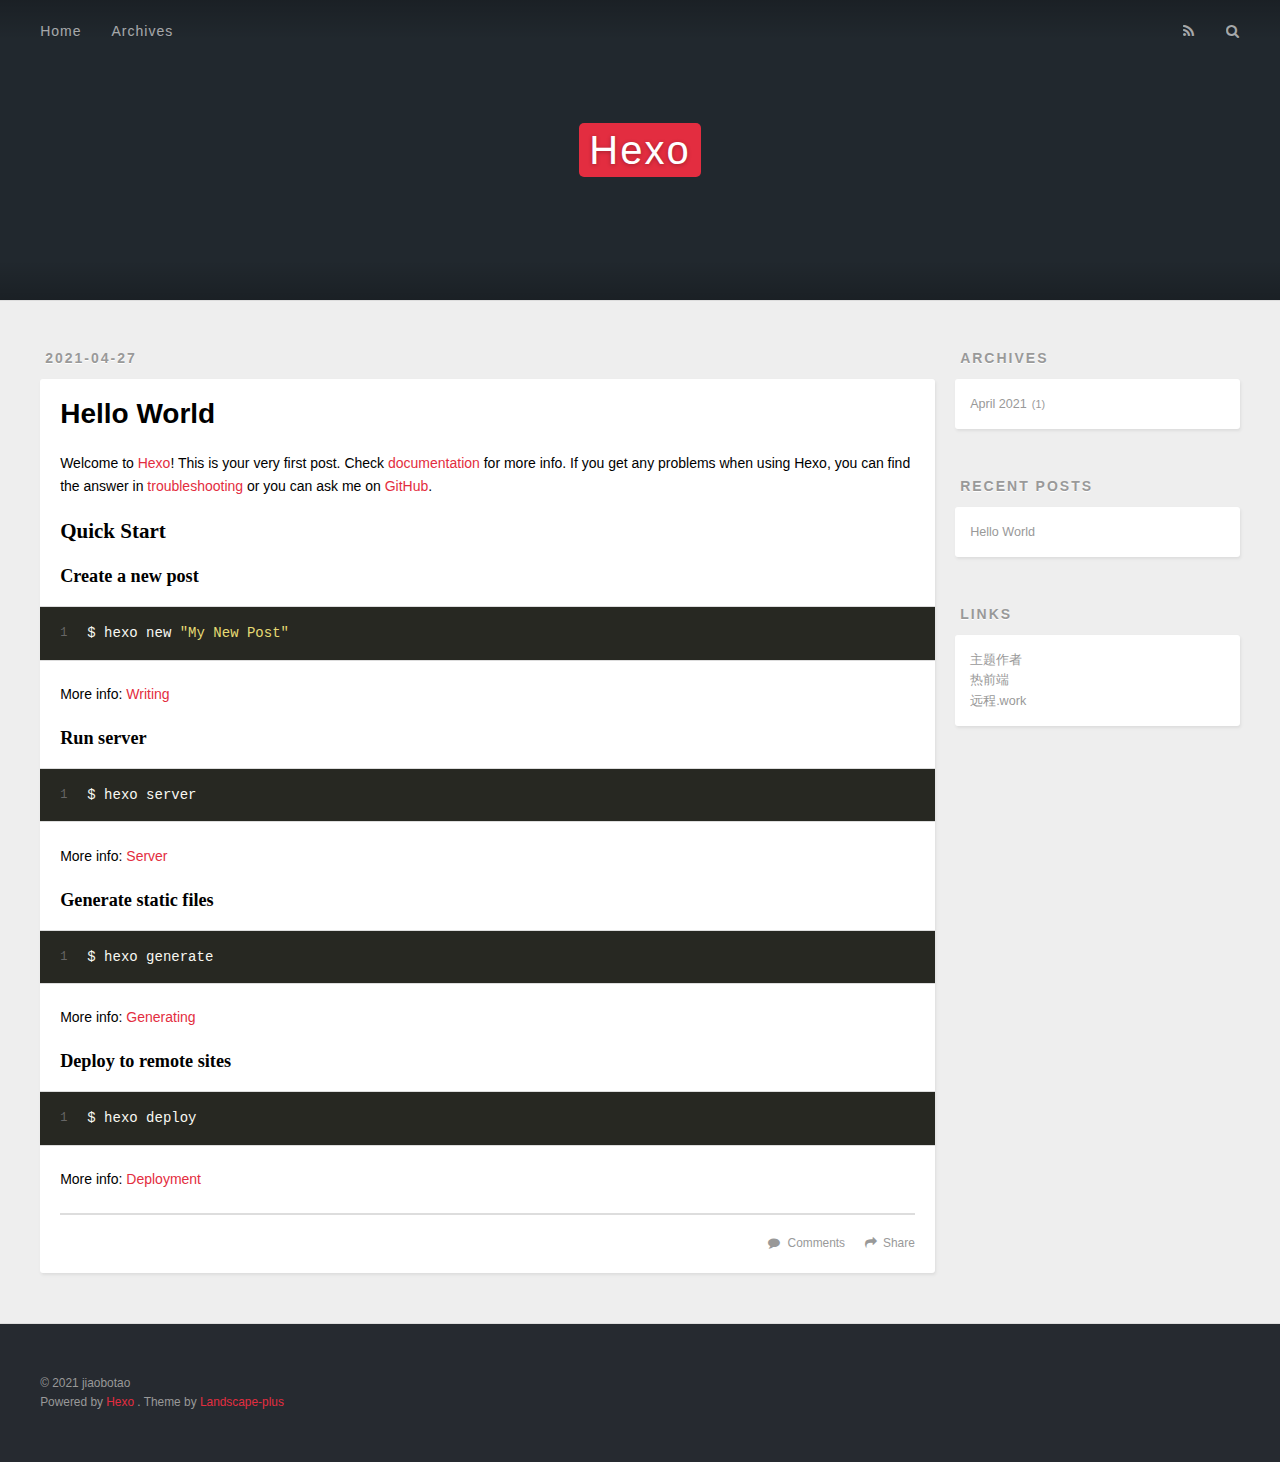
<file: index.html>
<!DOCTYPE html>
<html>
<head>
  <meta charset="utf-8">
  
  <title>Hexo</title>
  <meta name="viewport" content="width=device-width, initial-scale=1, maximum-scale=1">
  <meta name="description" content="焦波涛的博客栈">
<meta property="og:type" content="website">
<meta property="og:title" content="Hexo">
<meta property="og:url" content="http://example.com/index.html">
<meta property="og:site_name" content="Hexo">
<meta property="og:description" content="焦波涛的博客栈">
<meta property="og:locale">
<meta property="article:author" content="jiaobotao">
<meta property="article:tag" content="java web linux">
<meta name="twitter:card" content="summary">
  
    <link rel="alternative" href="/atom.xml" title="Hexo" type="application/atom+xml">
  
  
    <link rel="icon" href="/favicon.png">
  
  
<link rel="stylesheet" href="/css/style.css">

  <!--[if lt IE 9]><script src="//cdnjs.cloudflare.com/ajax/libs/html5shiv/3.7/html5shiv.min.js"></script><![endif]-->
  
<meta name="generator" content="Hexo 5.4.0"></head>
<body>
<div id="container">
  <div id="wrap">
    <header id="header">
  <div id="banner"></div>
  <div id="header-outer" class="outer">
    <div id="header-title" class="inner">
      <h1 id="logo-wrap">
        <a href="/" id="logo">Hexo</a>
      </h1>
      
    </div>
    <div id="header-inner" class="inner">
      <nav id="main-nav">
        <a id="main-nav-toggle" class="nav-icon"></a>
        
          <a class="main-nav-link" href="/">Home</a>
        
          <a class="main-nav-link" href="/archives">Archives</a>
        
      </nav>
      <nav id="sub-nav">
        
          <a id="nav-rss-link" class="nav-icon" href="/atom.xml" title="RSS Feed"></a>
        
        <a id="nav-search-btn" class="nav-icon" title="Search"></a>
      </nav>
      <div id="search-form-wrap">
        <form action="//www.baidu.com/baidu" method="get" accept-charset="utf-8" class="search-form">
          <input type="search" name="word" maxlength="20" class="search-form-input" placeholder="Search">
          <input type="submit" value="" class="search-form-submit">
          <input name=tn type=hidden value="bds">
          <input name=cl type=hidden value="3">
          <input name=ct type=hidden value="2097152">
          <input type="hidden" name="si" value="example.com">
        </form>
      </div>
    </div>
  </div>
</header>
    <div class="outer">
      <section id="main">
  
    <article id="post-hello-world" class="article article-type-post" itemscope itemprop="blogPost">
  <div class="article-meta">
    <a href="/2021/04/27/hello-world/" class="article-date">
  <time datetime="2021-04-27T02:29:06.855Z" itemprop="datePublished">2021-04-27</time>
</a>
    
  </div>
  <div class="article-inner">
    
    
      <header class="article-header">
        
  
    <h1 itemprop="name">
      <a class="article-title" href="/2021/04/27/hello-world/">Hello World</a>
    </h1>
  

      </header>
    
    <div class="article-entry" itemprop="articleBody">
      
        <p>Welcome to <a target="_blank" rel="noopener" href="https://hexo.io/">Hexo</a>! This is your very first post. Check <a target="_blank" rel="noopener" href="https://hexo.io/docs/">documentation</a> for more info. If you get any problems when using Hexo, you can find the answer in <a target="_blank" rel="noopener" href="https://hexo.io/docs/troubleshooting.html">troubleshooting</a> or you can ask me on <a target="_blank" rel="noopener" href="https://github.com/hexojs/hexo/issues">GitHub</a>.</p>
<h2 id="Quick-Start"><a href="#Quick-Start" class="headerlink" title="Quick Start"></a>Quick Start</h2><h3 id="Create-a-new-post"><a href="#Create-a-new-post" class="headerlink" title="Create a new post"></a>Create a new post</h3><figure class="highlight bash"><table><tr><td class="gutter"><pre><span class="line">1</span><br></pre></td><td class="code"><pre><span class="line">$ hexo new <span class="string">&quot;My New Post&quot;</span></span><br></pre></td></tr></table></figure>

<p>More info: <a target="_blank" rel="noopener" href="https://hexo.io/docs/writing.html">Writing</a></p>
<h3 id="Run-server"><a href="#Run-server" class="headerlink" title="Run server"></a>Run server</h3><figure class="highlight bash"><table><tr><td class="gutter"><pre><span class="line">1</span><br></pre></td><td class="code"><pre><span class="line">$ hexo server</span><br></pre></td></tr></table></figure>

<p>More info: <a target="_blank" rel="noopener" href="https://hexo.io/docs/server.html">Server</a></p>
<h3 id="Generate-static-files"><a href="#Generate-static-files" class="headerlink" title="Generate static files"></a>Generate static files</h3><figure class="highlight bash"><table><tr><td class="gutter"><pre><span class="line">1</span><br></pre></td><td class="code"><pre><span class="line">$ hexo generate</span><br></pre></td></tr></table></figure>

<p>More info: <a target="_blank" rel="noopener" href="https://hexo.io/docs/generating.html">Generating</a></p>
<h3 id="Deploy-to-remote-sites"><a href="#Deploy-to-remote-sites" class="headerlink" title="Deploy to remote sites"></a>Deploy to remote sites</h3><figure class="highlight bash"><table><tr><td class="gutter"><pre><span class="line">1</span><br></pre></td><td class="code"><pre><span class="line">$ hexo deploy</span><br></pre></td></tr></table></figure>

<p>More info: <a target="_blank" rel="noopener" href="https://hexo.io/docs/one-command-deployment.html">Deployment</a></p>

      
    </div>
    <footer class="article-footer">
      
        <a data-url="http://example.com/2021/04/27/hello-world/" data-id="cknzewcj30000s4vx4kiv3i3x" class="article-share-link" data-share="baidu" data-title="Hello World">Share</a>
      

      
        <a href="http://example.com/2021/04/27/hello-world/#ds-thread" class="article-comment-link">Comments</a>
      

      
    </footer>
  </div>
  
</article>


  

</section>
      
      <aside id="sidebar">
  
    
  
    
  
    
  
    
  <div class="widget-wrap">
    <h3 class="widget-title">Archives</h3>
    <div class="widget">
      <ul class="archive-list"><li class="archive-list-item"><a class="archive-list-link" href="/archives/2021/04/">April 2021</a><span class="archive-list-count">1</span></li></ul>
    </div>
  </div>

  
    
  <div class="widget-wrap">
    <h3 class="widget-title">Recent Posts</h3>
    <div class="widget">
      <ul>
        
          <li>
            <a href="/2021/04/27/hello-world/">Hello World</a>
          </li>
        
      </ul>
    </div>
  </div>

  
    
  <div class="widget-wrap">
    <h3 class="widget-title">Links</h3>
    <div class="widget">
      <ul>
        
          <li>
            <a href="http://arvinxiang.com" target="_blank">主题作者</a>
          </li>
        
          <li>
            <a href="http://reqianduan.com" target="_blank">热前端</a>
          </li>
        
          <li>
            <a href="http://yuancheng.work" target="_blank">远程.work</a>
          </li>
        
      </ul>
    </div>
  </div>

  
</aside>
      
    </div>
    <footer id="footer">
  
  <div class="outer">
    <div id="footer-info" class="inner">
      &copy; 2021 jiaobotao<br>
      Powered by <a href="//hexo.io/" target="_blank">Hexo</a>
      .
      Theme by <a href="https://github.com/xiangming/landscape-plus" target="_blank">Landscape-plus</a>
    </div>
  </div>
</footer>
  </div>
  <nav id="mobile-nav">
  
    <a href="/" class="mobile-nav-link">Home</a>
  
    <a href="/archives" class="mobile-nav-link">Archives</a>
  
</nav>
  <!-- totop start -->
<div id="totop">
<a title="totop"><img src="/img/scrollup.png"/></a>
</div>

<!-- totop end -->

<!-- 多说公共js代码 start -->
<script type="text/javascript">
var duoshuoQuery = {short_name:"reqianduan"};
  (function() {
    var ds = document.createElement('script');
    ds.type = 'text/javascript';ds.async = true;
    ds.src = (document.location.protocol == 'https:' ? 'https:' : 'http:') + '//static.duoshuo.com/embed.js';
    ds.charset = 'UTF-8';
    (document.getElementsByTagName('head')[0]
     || document.getElementsByTagName('body')[0]).appendChild(ds);
  })();
  </script>
<!-- 多说公共js代码 end -->


<!-- 百度分享 start -->

<div id="article-share-box" class="article-share-box">
  <div id="bdshare" class="bdsharebuttonbox article-share-links">
    <a class="article-share-weibo" data-cmd="tsina" title="分享到新浪微博"></a>
    <a class="article-share-weixin" data-cmd="weixin" title="分享到微信"></a>
    <a class="article-share-qq" data-cmd="sqq" title="分享到QQ"></a>
    <a class="article-share-renren" data-cmd="renren" title="分享到人人网"></a>
    <a class="article-share-more" data-cmd="more" title="更多"></a>
  </div>
</div>
<script>
  function SetShareData(cmd, config) {
    if (shareDataTitle && shareDataUrl) {
      config.bdText = shareDataTitle;
      config.bdUrl = shareDataUrl;
    }
    return config;
  }
  window._bd_share_config={
    "common":{onBeforeClick: SetShareData},
    "share":{"bdCustomStyle":"/css/bdshare.css"}
  };
  with(document)0[(getElementsByTagName('head')[0]||body).appendChild(createElement('script')).src='//bdimg.share.baidu.com/static/api/js/share.js?cdnversion='+~(-new Date()/36e5)];
</script>

<!-- 百度分享 end -->

<script src="//cdnjs.cloudflare.com/ajax/libs/jquery/1.11.1/jquery.min.js"></script>





<script src="/js/script.js"></script>


</div>
</body>
</html>
</file>
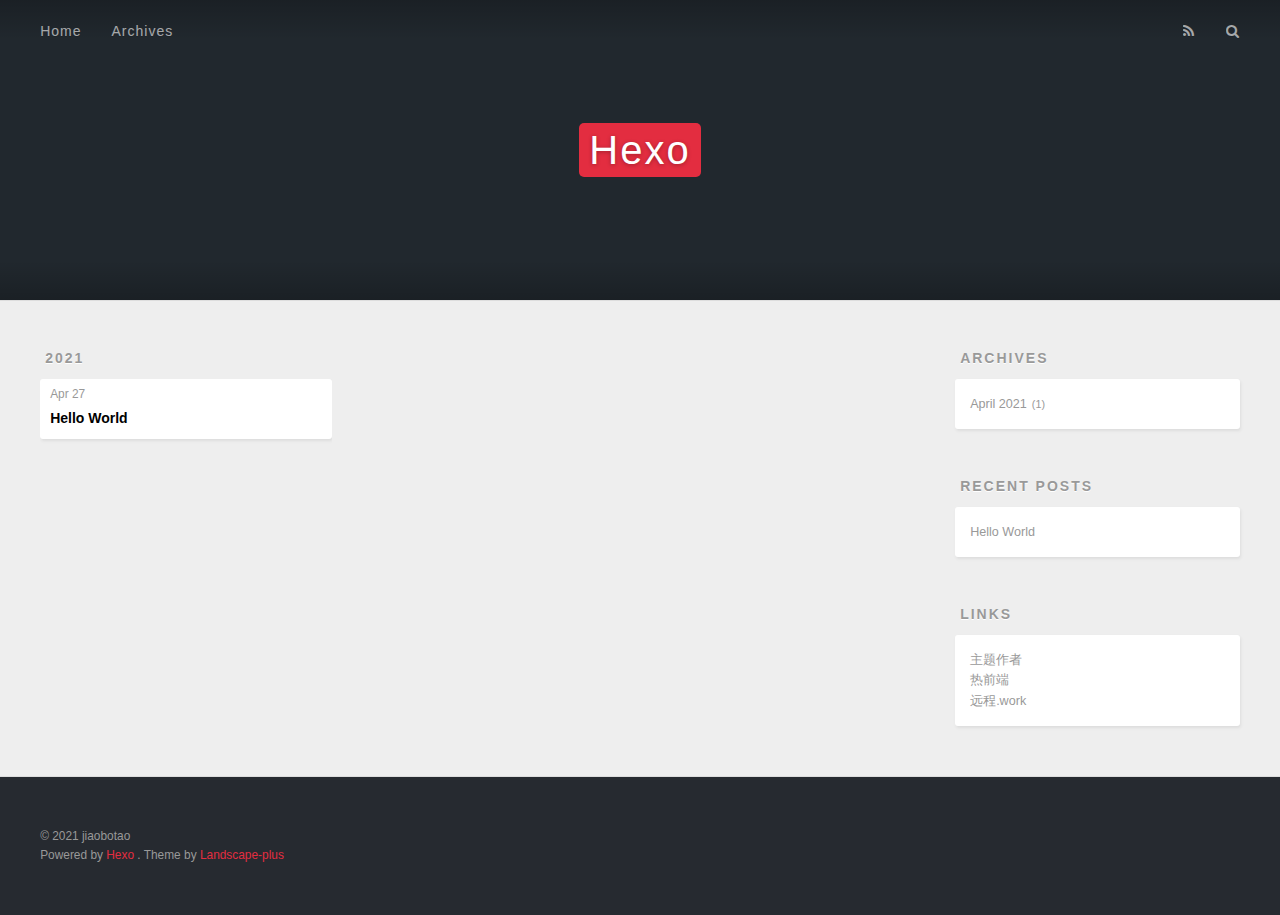
<file: archives/index.html>
<!DOCTYPE html>
<html>
<head>
  <meta charset="utf-8">
  
  <title>Archives | Hexo</title>
  <meta name="viewport" content="width=device-width, initial-scale=1, maximum-scale=1">
  <meta name="description" content="焦波涛的博客栈">
<meta property="og:type" content="website">
<meta property="og:title" content="Hexo">
<meta property="og:url" content="http://example.com/archives/index.html">
<meta property="og:site_name" content="Hexo">
<meta property="og:description" content="焦波涛的博客栈">
<meta property="og:locale">
<meta property="article:author" content="jiaobotao">
<meta property="article:tag" content="java web linux">
<meta name="twitter:card" content="summary">
  
    <link rel="alternative" href="/atom.xml" title="Hexo" type="application/atom+xml">
  
  
    <link rel="icon" href="/favicon.png">
  
  
<link rel="stylesheet" href="/css/style.css">

  <!--[if lt IE 9]><script src="//cdnjs.cloudflare.com/ajax/libs/html5shiv/3.7/html5shiv.min.js"></script><![endif]-->
  
<meta name="generator" content="Hexo 5.4.0"></head>
<body>
<div id="container">
  <div id="wrap">
    <header id="header">
  <div id="banner"></div>
  <div id="header-outer" class="outer">
    <div id="header-title" class="inner">
      <h1 id="logo-wrap">
        <a href="/" id="logo">Hexo</a>
      </h1>
      
    </div>
    <div id="header-inner" class="inner">
      <nav id="main-nav">
        <a id="main-nav-toggle" class="nav-icon"></a>
        
          <a class="main-nav-link" href="/">Home</a>
        
          <a class="main-nav-link" href="/archives">Archives</a>
        
      </nav>
      <nav id="sub-nav">
        
          <a id="nav-rss-link" class="nav-icon" href="/atom.xml" title="RSS Feed"></a>
        
        <a id="nav-search-btn" class="nav-icon" title="Search"></a>
      </nav>
      <div id="search-form-wrap">
        <form action="//www.baidu.com/baidu" method="get" accept-charset="utf-8" class="search-form">
          <input type="search" name="word" maxlength="20" class="search-form-input" placeholder="Search">
          <input type="submit" value="" class="search-form-submit">
          <input name=tn type=hidden value="bds">
          <input name=cl type=hidden value="3">
          <input name=ct type=hidden value="2097152">
          <input type="hidden" name="si" value="example.com">
        </form>
      </div>
    </div>
  </div>
</header>
    <div class="outer">
      <section id="main">
  
  
    
    
      
      
      <section class="archives-wrap">
        <div class="archive-year-wrap">
          <a href="/archives/2021" class="archive-year">2021</a>
        </div>
        <div class="archives">
    
    <article class="archive-article archive-type-post">
  <div class="archive-article-inner">
    <header class="archive-article-header">
      <a href="/2021/04/27/hello-world/" class="archive-article-date">
  <time datetime="2021-04-27T02:29:06.855Z" itemprop="datePublished">Apr 27</time>
</a>
      
  
    <h1 itemprop="name">
      <a class="archive-article-title" href="/2021/04/27/hello-world/">Hello World</a>
    </h1>
  

    </header>
  </div>
</article>
  
  
    </div></section>
  

</section>
      
      <aside id="sidebar">
  
    
  
    
  
    
  
    
  <div class="widget-wrap">
    <h3 class="widget-title">Archives</h3>
    <div class="widget">
      <ul class="archive-list"><li class="archive-list-item"><a class="archive-list-link" href="/archives/2021/04/">April 2021</a><span class="archive-list-count">1</span></li></ul>
    </div>
  </div>

  
    
  <div class="widget-wrap">
    <h3 class="widget-title">Recent Posts</h3>
    <div class="widget">
      <ul>
        
          <li>
            <a href="/2021/04/27/hello-world/">Hello World</a>
          </li>
        
      </ul>
    </div>
  </div>

  
    
  <div class="widget-wrap">
    <h3 class="widget-title">Links</h3>
    <div class="widget">
      <ul>
        
          <li>
            <a href="http://arvinxiang.com" target="_blank">主题作者</a>
          </li>
        
          <li>
            <a href="http://reqianduan.com" target="_blank">热前端</a>
          </li>
        
          <li>
            <a href="http://yuancheng.work" target="_blank">远程.work</a>
          </li>
        
      </ul>
    </div>
  </div>

  
</aside>
      
    </div>
    <footer id="footer">
  
  <div class="outer">
    <div id="footer-info" class="inner">
      &copy; 2021 jiaobotao<br>
      Powered by <a href="//hexo.io/" target="_blank">Hexo</a>
      .
      Theme by <a href="https://github.com/xiangming/landscape-plus" target="_blank">Landscape-plus</a>
    </div>
  </div>
</footer>
  </div>
  <nav id="mobile-nav">
  
    <a href="/" class="mobile-nav-link">Home</a>
  
    <a href="/archives" class="mobile-nav-link">Archives</a>
  
</nav>
  <!-- totop start -->
<div id="totop">
<a title="totop"><img src="/img/scrollup.png"/></a>
</div>

<!-- totop end -->

<!-- 多说公共js代码 start -->
<script type="text/javascript">
var duoshuoQuery = {short_name:"reqianduan"};
  (function() {
    var ds = document.createElement('script');
    ds.type = 'text/javascript';ds.async = true;
    ds.src = (document.location.protocol == 'https:' ? 'https:' : 'http:') + '//static.duoshuo.com/embed.js';
    ds.charset = 'UTF-8';
    (document.getElementsByTagName('head')[0]
     || document.getElementsByTagName('body')[0]).appendChild(ds);
  })();
  </script>
<!-- 多说公共js代码 end -->


<!-- 百度分享 start -->

<div id="article-share-box" class="article-share-box">
  <div id="bdshare" class="bdsharebuttonbox article-share-links">
    <a class="article-share-weibo" data-cmd="tsina" title="分享到新浪微博"></a>
    <a class="article-share-weixin" data-cmd="weixin" title="分享到微信"></a>
    <a class="article-share-qq" data-cmd="sqq" title="分享到QQ"></a>
    <a class="article-share-renren" data-cmd="renren" title="分享到人人网"></a>
    <a class="article-share-more" data-cmd="more" title="更多"></a>
  </div>
</div>
<script>
  function SetShareData(cmd, config) {
    if (shareDataTitle && shareDataUrl) {
      config.bdText = shareDataTitle;
      config.bdUrl = shareDataUrl;
    }
    return config;
  }
  window._bd_share_config={
    "common":{onBeforeClick: SetShareData},
    "share":{"bdCustomStyle":"/css/bdshare.css"}
  };
  with(document)0[(getElementsByTagName('head')[0]||body).appendChild(createElement('script')).src='//bdimg.share.baidu.com/static/api/js/share.js?cdnversion='+~(-new Date()/36e5)];
</script>

<!-- 百度分享 end -->

<script src="//cdnjs.cloudflare.com/ajax/libs/jquery/1.11.1/jquery.min.js"></script>





<script src="/js/script.js"></script>


</div>
</body>
</html>
</file>
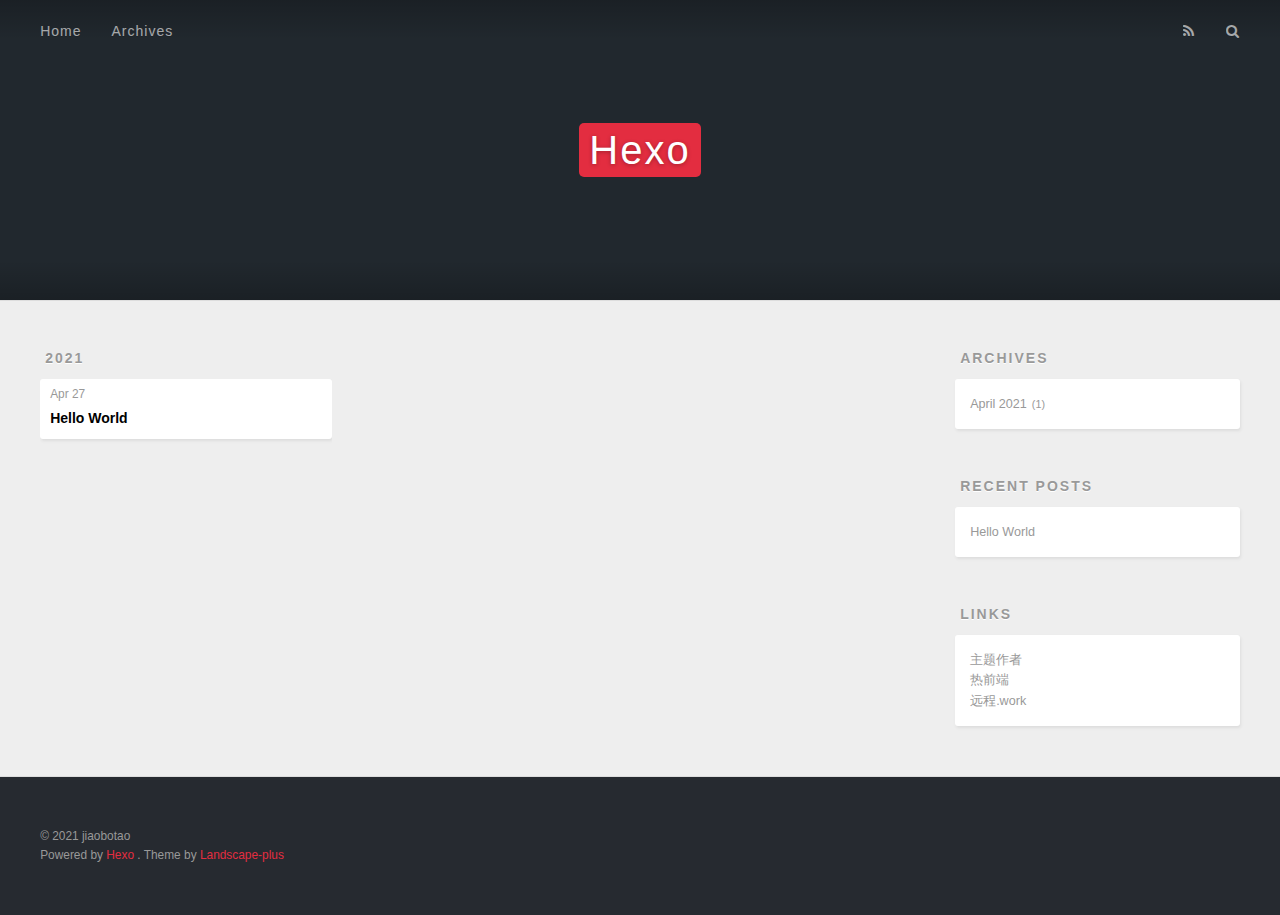
<file: archives/2021/index.html>
<!DOCTYPE html>
<html>
<head>
  <meta charset="utf-8">
  
  <title>Archives: 2021 | Hexo</title>
  <meta name="viewport" content="width=device-width, initial-scale=1, maximum-scale=1">
  <meta name="description" content="焦波涛的博客栈">
<meta property="og:type" content="website">
<meta property="og:title" content="Hexo">
<meta property="og:url" content="http://example.com/archives/2021/index.html">
<meta property="og:site_name" content="Hexo">
<meta property="og:description" content="焦波涛的博客栈">
<meta property="og:locale">
<meta property="article:author" content="jiaobotao">
<meta property="article:tag" content="java web linux">
<meta name="twitter:card" content="summary">
  
    <link rel="alternative" href="/atom.xml" title="Hexo" type="application/atom+xml">
  
  
    <link rel="icon" href="/favicon.png">
  
  
<link rel="stylesheet" href="/css/style.css">

  <!--[if lt IE 9]><script src="//cdnjs.cloudflare.com/ajax/libs/html5shiv/3.7/html5shiv.min.js"></script><![endif]-->
  
<meta name="generator" content="Hexo 5.4.0"></head>
<body>
<div id="container">
  <div id="wrap">
    <header id="header">
  <div id="banner"></div>
  <div id="header-outer" class="outer">
    <div id="header-title" class="inner">
      <h1 id="logo-wrap">
        <a href="/" id="logo">Hexo</a>
      </h1>
      
    </div>
    <div id="header-inner" class="inner">
      <nav id="main-nav">
        <a id="main-nav-toggle" class="nav-icon"></a>
        
          <a class="main-nav-link" href="/">Home</a>
        
          <a class="main-nav-link" href="/archives">Archives</a>
        
      </nav>
      <nav id="sub-nav">
        
          <a id="nav-rss-link" class="nav-icon" href="/atom.xml" title="RSS Feed"></a>
        
        <a id="nav-search-btn" class="nav-icon" title="Search"></a>
      </nav>
      <div id="search-form-wrap">
        <form action="//www.baidu.com/baidu" method="get" accept-charset="utf-8" class="search-form">
          <input type="search" name="word" maxlength="20" class="search-form-input" placeholder="Search">
          <input type="submit" value="" class="search-form-submit">
          <input name=tn type=hidden value="bds">
          <input name=cl type=hidden value="3">
          <input name=ct type=hidden value="2097152">
          <input type="hidden" name="si" value="example.com">
        </form>
      </div>
    </div>
  </div>
</header>
    <div class="outer">
      <section id="main">
  
  
    
    
      
      
      <section class="archives-wrap">
        <div class="archive-year-wrap">
          <a href="/archives/2021" class="archive-year">2021</a>
        </div>
        <div class="archives">
    
    <article class="archive-article archive-type-post">
  <div class="archive-article-inner">
    <header class="archive-article-header">
      <a href="/2021/04/27/hello-world/" class="archive-article-date">
  <time datetime="2021-04-27T02:29:06.855Z" itemprop="datePublished">Apr 27</time>
</a>
      
  
    <h1 itemprop="name">
      <a class="archive-article-title" href="/2021/04/27/hello-world/">Hello World</a>
    </h1>
  

    </header>
  </div>
</article>
  
  
    </div></section>
  

</section>
      
      <aside id="sidebar">
  
    
  
    
  
    
  
    
  <div class="widget-wrap">
    <h3 class="widget-title">Archives</h3>
    <div class="widget">
      <ul class="archive-list"><li class="archive-list-item"><a class="archive-list-link" href="/archives/2021/04/">April 2021</a><span class="archive-list-count">1</span></li></ul>
    </div>
  </div>

  
    
  <div class="widget-wrap">
    <h3 class="widget-title">Recent Posts</h3>
    <div class="widget">
      <ul>
        
          <li>
            <a href="/2021/04/27/hello-world/">Hello World</a>
          </li>
        
      </ul>
    </div>
  </div>

  
    
  <div class="widget-wrap">
    <h3 class="widget-title">Links</h3>
    <div class="widget">
      <ul>
        
          <li>
            <a href="http://arvinxiang.com" target="_blank">主题作者</a>
          </li>
        
          <li>
            <a href="http://reqianduan.com" target="_blank">热前端</a>
          </li>
        
          <li>
            <a href="http://yuancheng.work" target="_blank">远程.work</a>
          </li>
        
      </ul>
    </div>
  </div>

  
</aside>
      
    </div>
    <footer id="footer">
  
  <div class="outer">
    <div id="footer-info" class="inner">
      &copy; 2021 jiaobotao<br>
      Powered by <a href="//hexo.io/" target="_blank">Hexo</a>
      .
      Theme by <a href="https://github.com/xiangming/landscape-plus" target="_blank">Landscape-plus</a>
    </div>
  </div>
</footer>
  </div>
  <nav id="mobile-nav">
  
    <a href="/" class="mobile-nav-link">Home</a>
  
    <a href="/archives" class="mobile-nav-link">Archives</a>
  
</nav>
  <!-- totop start -->
<div id="totop">
<a title="totop"><img src="/img/scrollup.png"/></a>
</div>

<!-- totop end -->

<!-- 多说公共js代码 start -->
<script type="text/javascript">
var duoshuoQuery = {short_name:"reqianduan"};
  (function() {
    var ds = document.createElement('script');
    ds.type = 'text/javascript';ds.async = true;
    ds.src = (document.location.protocol == 'https:' ? 'https:' : 'http:') + '//static.duoshuo.com/embed.js';
    ds.charset = 'UTF-8';
    (document.getElementsByTagName('head')[0]
     || document.getElementsByTagName('body')[0]).appendChild(ds);
  })();
  </script>
<!-- 多说公共js代码 end -->


<!-- 百度分享 start -->

<div id="article-share-box" class="article-share-box">
  <div id="bdshare" class="bdsharebuttonbox article-share-links">
    <a class="article-share-weibo" data-cmd="tsina" title="分享到新浪微博"></a>
    <a class="article-share-weixin" data-cmd="weixin" title="分享到微信"></a>
    <a class="article-share-qq" data-cmd="sqq" title="分享到QQ"></a>
    <a class="article-share-renren" data-cmd="renren" title="分享到人人网"></a>
    <a class="article-share-more" data-cmd="more" title="更多"></a>
  </div>
</div>
<script>
  function SetShareData(cmd, config) {
    if (shareDataTitle && shareDataUrl) {
      config.bdText = shareDataTitle;
      config.bdUrl = shareDataUrl;
    }
    return config;
  }
  window._bd_share_config={
    "common":{onBeforeClick: SetShareData},
    "share":{"bdCustomStyle":"/css/bdshare.css"}
  };
  with(document)0[(getElementsByTagName('head')[0]||body).appendChild(createElement('script')).src='//bdimg.share.baidu.com/static/api/js/share.js?cdnversion='+~(-new Date()/36e5)];
</script>

<!-- 百度分享 end -->

<script src="//cdnjs.cloudflare.com/ajax/libs/jquery/1.11.1/jquery.min.js"></script>





<script src="/js/script.js"></script>


</div>
</body>
</html>
</file>
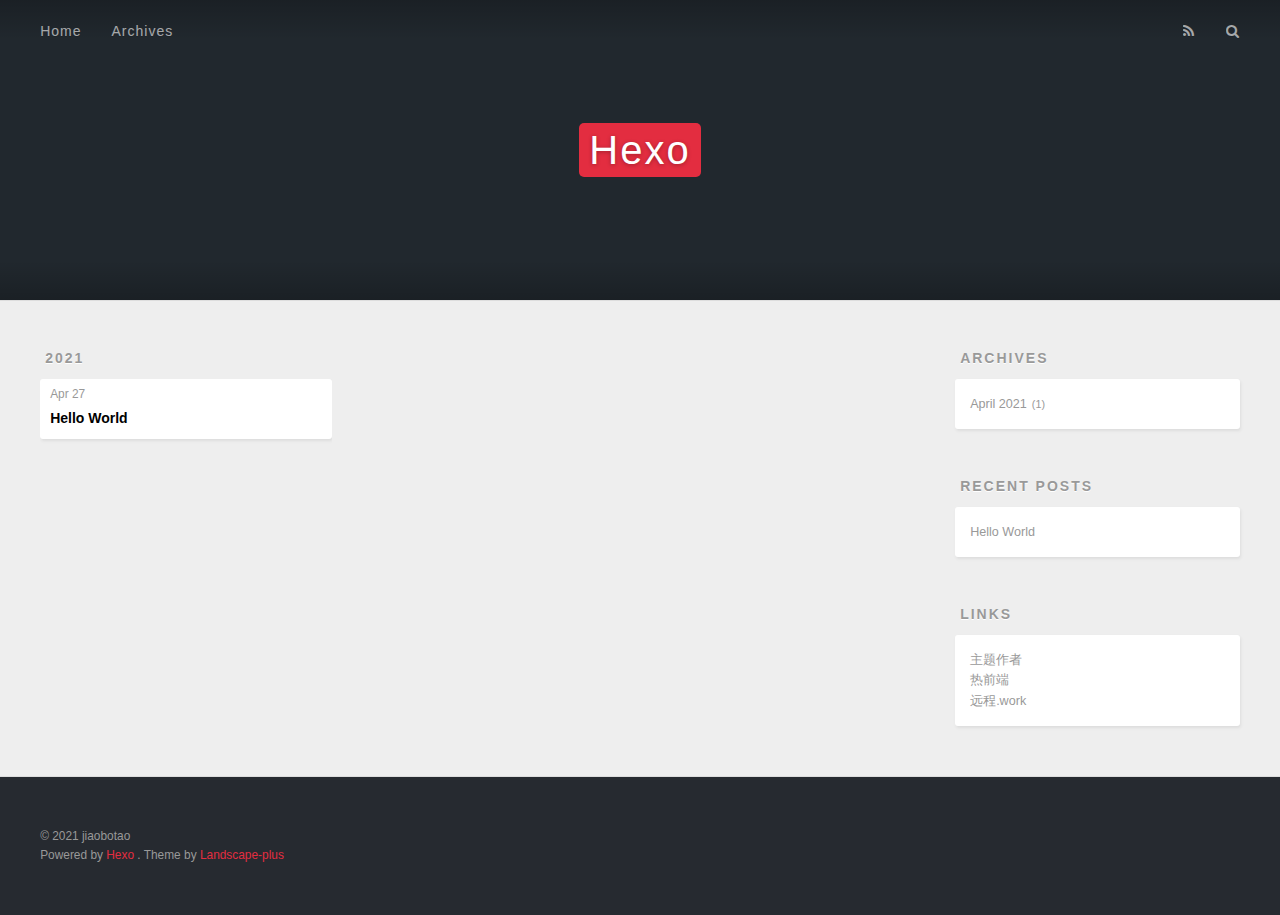
<file: archives/2021/04/index.html>
<!DOCTYPE html>
<html>
<head>
  <meta charset="utf-8">
  
  <title>Archives: 2021/4 | Hexo</title>
  <meta name="viewport" content="width=device-width, initial-scale=1, maximum-scale=1">
  <meta name="description" content="焦波涛的博客栈">
<meta property="og:type" content="website">
<meta property="og:title" content="Hexo">
<meta property="og:url" content="http://example.com/archives/2021/04/index.html">
<meta property="og:site_name" content="Hexo">
<meta property="og:description" content="焦波涛的博客栈">
<meta property="og:locale">
<meta property="article:author" content="jiaobotao">
<meta property="article:tag" content="java web linux">
<meta name="twitter:card" content="summary">
  
    <link rel="alternative" href="/atom.xml" title="Hexo" type="application/atom+xml">
  
  
    <link rel="icon" href="/favicon.png">
  
  
<link rel="stylesheet" href="/css/style.css">

  <!--[if lt IE 9]><script src="//cdnjs.cloudflare.com/ajax/libs/html5shiv/3.7/html5shiv.min.js"></script><![endif]-->
  
<meta name="generator" content="Hexo 5.4.0"></head>
<body>
<div id="container">
  <div id="wrap">
    <header id="header">
  <div id="banner"></div>
  <div id="header-outer" class="outer">
    <div id="header-title" class="inner">
      <h1 id="logo-wrap">
        <a href="/" id="logo">Hexo</a>
      </h1>
      
    </div>
    <div id="header-inner" class="inner">
      <nav id="main-nav">
        <a id="main-nav-toggle" class="nav-icon"></a>
        
          <a class="main-nav-link" href="/">Home</a>
        
          <a class="main-nav-link" href="/archives">Archives</a>
        
      </nav>
      <nav id="sub-nav">
        
          <a id="nav-rss-link" class="nav-icon" href="/atom.xml" title="RSS Feed"></a>
        
        <a id="nav-search-btn" class="nav-icon" title="Search"></a>
      </nav>
      <div id="search-form-wrap">
        <form action="//www.baidu.com/baidu" method="get" accept-charset="utf-8" class="search-form">
          <input type="search" name="word" maxlength="20" class="search-form-input" placeholder="Search">
          <input type="submit" value="" class="search-form-submit">
          <input name=tn type=hidden value="bds">
          <input name=cl type=hidden value="3">
          <input name=ct type=hidden value="2097152">
          <input type="hidden" name="si" value="example.com">
        </form>
      </div>
    </div>
  </div>
</header>
    <div class="outer">
      <section id="main">
  
  
    
    
      
      
      <section class="archives-wrap">
        <div class="archive-year-wrap">
          <a href="/archives/2021" class="archive-year">2021</a>
        </div>
        <div class="archives">
    
    <article class="archive-article archive-type-post">
  <div class="archive-article-inner">
    <header class="archive-article-header">
      <a href="/2021/04/27/hello-world/" class="archive-article-date">
  <time datetime="2021-04-27T02:29:06.855Z" itemprop="datePublished">Apr 27</time>
</a>
      
  
    <h1 itemprop="name">
      <a class="archive-article-title" href="/2021/04/27/hello-world/">Hello World</a>
    </h1>
  

    </header>
  </div>
</article>
  
  
    </div></section>
  

</section>
      
      <aside id="sidebar">
  
    
  
    
  
    
  
    
  <div class="widget-wrap">
    <h3 class="widget-title">Archives</h3>
    <div class="widget">
      <ul class="archive-list"><li class="archive-list-item"><a class="archive-list-link" href="/archives/2021/04/">April 2021</a><span class="archive-list-count">1</span></li></ul>
    </div>
  </div>

  
    
  <div class="widget-wrap">
    <h3 class="widget-title">Recent Posts</h3>
    <div class="widget">
      <ul>
        
          <li>
            <a href="/2021/04/27/hello-world/">Hello World</a>
          </li>
        
      </ul>
    </div>
  </div>

  
    
  <div class="widget-wrap">
    <h3 class="widget-title">Links</h3>
    <div class="widget">
      <ul>
        
          <li>
            <a href="http://arvinxiang.com" target="_blank">主题作者</a>
          </li>
        
          <li>
            <a href="http://reqianduan.com" target="_blank">热前端</a>
          </li>
        
          <li>
            <a href="http://yuancheng.work" target="_blank">远程.work</a>
          </li>
        
      </ul>
    </div>
  </div>

  
</aside>
      
    </div>
    <footer id="footer">
  
  <div class="outer">
    <div id="footer-info" class="inner">
      &copy; 2021 jiaobotao<br>
      Powered by <a href="//hexo.io/" target="_blank">Hexo</a>
      .
      Theme by <a href="https://github.com/xiangming/landscape-plus" target="_blank">Landscape-plus</a>
    </div>
  </div>
</footer>
  </div>
  <nav id="mobile-nav">
  
    <a href="/" class="mobile-nav-link">Home</a>
  
    <a href="/archives" class="mobile-nav-link">Archives</a>
  
</nav>
  <!-- totop start -->
<div id="totop">
<a title="totop"><img src="/img/scrollup.png"/></a>
</div>

<!-- totop end -->

<!-- 多说公共js代码 start -->
<script type="text/javascript">
var duoshuoQuery = {short_name:"reqianduan"};
  (function() {
    var ds = document.createElement('script');
    ds.type = 'text/javascript';ds.async = true;
    ds.src = (document.location.protocol == 'https:' ? 'https:' : 'http:') + '//static.duoshuo.com/embed.js';
    ds.charset = 'UTF-8';
    (document.getElementsByTagName('head')[0]
     || document.getElementsByTagName('body')[0]).appendChild(ds);
  })();
  </script>
<!-- 多说公共js代码 end -->


<!-- 百度分享 start -->

<div id="article-share-box" class="article-share-box">
  <div id="bdshare" class="bdsharebuttonbox article-share-links">
    <a class="article-share-weibo" data-cmd="tsina" title="分享到新浪微博"></a>
    <a class="article-share-weixin" data-cmd="weixin" title="分享到微信"></a>
    <a class="article-share-qq" data-cmd="sqq" title="分享到QQ"></a>
    <a class="article-share-renren" data-cmd="renren" title="分享到人人网"></a>
    <a class="article-share-more" data-cmd="more" title="更多"></a>
  </div>
</div>
<script>
  function SetShareData(cmd, config) {
    if (shareDataTitle && shareDataUrl) {
      config.bdText = shareDataTitle;
      config.bdUrl = shareDataUrl;
    }
    return config;
  }
  window._bd_share_config={
    "common":{onBeforeClick: SetShareData},
    "share":{"bdCustomStyle":"/css/bdshare.css"}
  };
  with(document)0[(getElementsByTagName('head')[0]||body).appendChild(createElement('script')).src='//bdimg.share.baidu.com/static/api/js/share.js?cdnversion='+~(-new Date()/36e5)];
</script>

<!-- 百度分享 end -->

<script src="//cdnjs.cloudflare.com/ajax/libs/jquery/1.11.1/jquery.min.js"></script>





<script src="/js/script.js"></script>


</div>
</body>
</html>
</file>
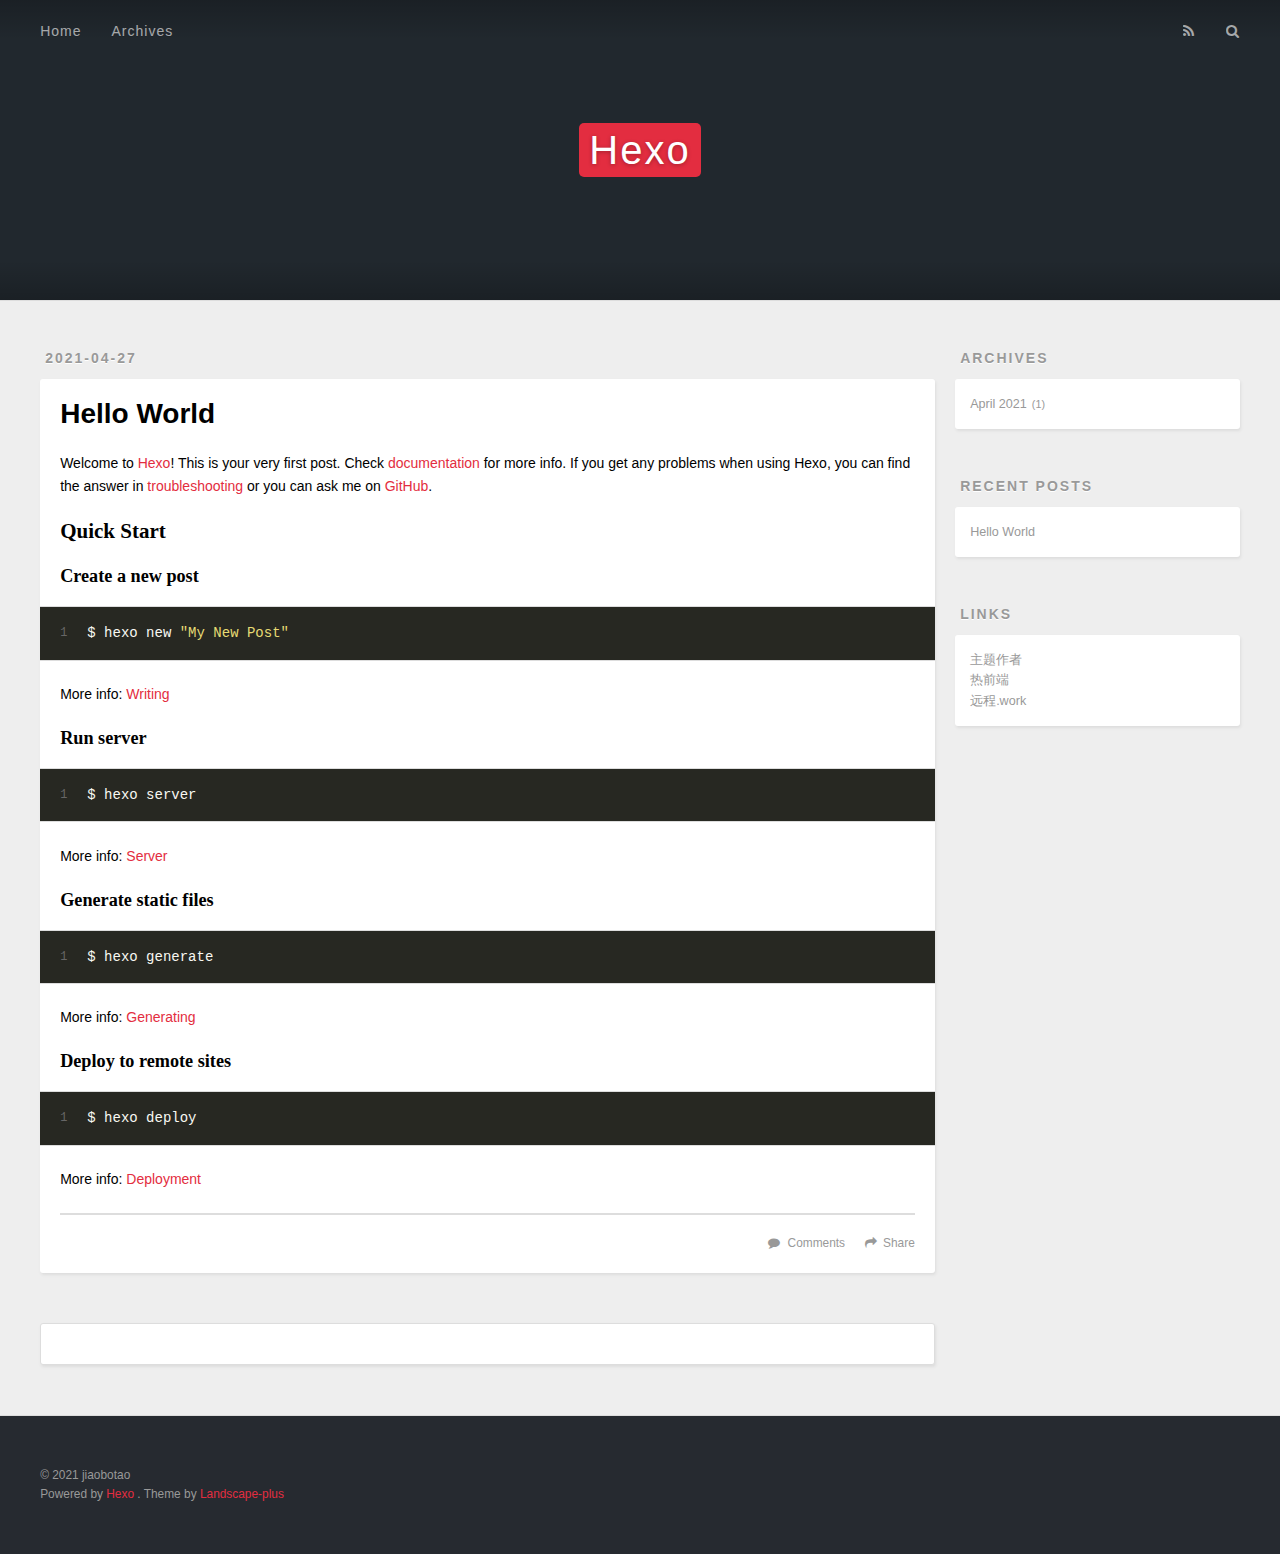
<file: 2021/04/27/hello-world/index.html>
<!DOCTYPE html>
<html>
<head>
  <meta charset="utf-8">
  
  <title>Hello World | Hexo</title>
  <meta name="viewport" content="width=device-width, initial-scale=1, maximum-scale=1">
  <meta name="description" content="Welcome to Hexo! This is your very first post. Check documentation for more info. If you get any problems when using Hexo, you can find the answer in troubleshooting or you can ask me on GitHub. Quick">
<meta property="og:type" content="article">
<meta property="og:title" content="Hello World">
<meta property="og:url" content="http://example.com/2021/04/27/hello-world/index.html">
<meta property="og:site_name" content="Hexo">
<meta property="og:description" content="Welcome to Hexo! This is your very first post. Check documentation for more info. If you get any problems when using Hexo, you can find the answer in troubleshooting or you can ask me on GitHub. Quick">
<meta property="og:locale">
<meta property="article:published_time" content="2021-04-27T02:29:06.855Z">
<meta property="article:modified_time" content="2021-04-27T02:29:06.855Z">
<meta property="article:author" content="jiaobotao">
<meta property="article:tag" content="java web linux">
<meta name="twitter:card" content="summary">
  
    <link rel="alternative" href="/atom.xml" title="Hexo" type="application/atom+xml">
  
  
    <link rel="icon" href="/favicon.png">
  
  
<link rel="stylesheet" href="/css/style.css">

  <!--[if lt IE 9]><script src="//cdnjs.cloudflare.com/ajax/libs/html5shiv/3.7/html5shiv.min.js"></script><![endif]-->
  
<meta name="generator" content="Hexo 5.4.0"></head>
<body>
<div id="container">
  <div id="wrap">
    <header id="header">
  <div id="banner"></div>
  <div id="header-outer" class="outer">
    <div id="header-title" class="inner">
      <h1 id="logo-wrap">
        <a href="/" id="logo">Hexo</a>
      </h1>
      
    </div>
    <div id="header-inner" class="inner">
      <nav id="main-nav">
        <a id="main-nav-toggle" class="nav-icon"></a>
        
          <a class="main-nav-link" href="/">Home</a>
        
          <a class="main-nav-link" href="/archives">Archives</a>
        
      </nav>
      <nav id="sub-nav">
        
          <a id="nav-rss-link" class="nav-icon" href="/atom.xml" title="RSS Feed"></a>
        
        <a id="nav-search-btn" class="nav-icon" title="Search"></a>
      </nav>
      <div id="search-form-wrap">
        <form action="//www.baidu.com/baidu" method="get" accept-charset="utf-8" class="search-form">
          <input type="search" name="word" maxlength="20" class="search-form-input" placeholder="Search">
          <input type="submit" value="" class="search-form-submit">
          <input name=tn type=hidden value="bds">
          <input name=cl type=hidden value="3">
          <input name=ct type=hidden value="2097152">
          <input type="hidden" name="si" value="example.com">
        </form>
      </div>
    </div>
  </div>
</header>
    <div class="outer">
      <section id="main"><article id="post-hello-world" class="article article-type-post" itemscope itemprop="blogPost">
  <div class="article-meta">
    <a href="/2021/04/27/hello-world/" class="article-date">
  <time datetime="2021-04-27T02:29:06.855Z" itemprop="datePublished">2021-04-27</time>
</a>
    
  </div>
  <div class="article-inner">
    
    
      <header class="article-header">
        
  
    <h1 class="article-title" itemprop="name">
      Hello World
    </h1>
  

      </header>
    
    <div class="article-entry" itemprop="articleBody">
      
        <p>Welcome to <a target="_blank" rel="noopener" href="https://hexo.io/">Hexo</a>! This is your very first post. Check <a target="_blank" rel="noopener" href="https://hexo.io/docs/">documentation</a> for more info. If you get any problems when using Hexo, you can find the answer in <a target="_blank" rel="noopener" href="https://hexo.io/docs/troubleshooting.html">troubleshooting</a> or you can ask me on <a target="_blank" rel="noopener" href="https://github.com/hexojs/hexo/issues">GitHub</a>.</p>
<h2 id="Quick-Start"><a href="#Quick-Start" class="headerlink" title="Quick Start"></a>Quick Start</h2><h3 id="Create-a-new-post"><a href="#Create-a-new-post" class="headerlink" title="Create a new post"></a>Create a new post</h3><figure class="highlight bash"><table><tr><td class="gutter"><pre><span class="line">1</span><br></pre></td><td class="code"><pre><span class="line">$ hexo new <span class="string">&quot;My New Post&quot;</span></span><br></pre></td></tr></table></figure>

<p>More info: <a target="_blank" rel="noopener" href="https://hexo.io/docs/writing.html">Writing</a></p>
<h3 id="Run-server"><a href="#Run-server" class="headerlink" title="Run server"></a>Run server</h3><figure class="highlight bash"><table><tr><td class="gutter"><pre><span class="line">1</span><br></pre></td><td class="code"><pre><span class="line">$ hexo server</span><br></pre></td></tr></table></figure>

<p>More info: <a target="_blank" rel="noopener" href="https://hexo.io/docs/server.html">Server</a></p>
<h3 id="Generate-static-files"><a href="#Generate-static-files" class="headerlink" title="Generate static files"></a>Generate static files</h3><figure class="highlight bash"><table><tr><td class="gutter"><pre><span class="line">1</span><br></pre></td><td class="code"><pre><span class="line">$ hexo generate</span><br></pre></td></tr></table></figure>

<p>More info: <a target="_blank" rel="noopener" href="https://hexo.io/docs/generating.html">Generating</a></p>
<h3 id="Deploy-to-remote-sites"><a href="#Deploy-to-remote-sites" class="headerlink" title="Deploy to remote sites"></a>Deploy to remote sites</h3><figure class="highlight bash"><table><tr><td class="gutter"><pre><span class="line">1</span><br></pre></td><td class="code"><pre><span class="line">$ hexo deploy</span><br></pre></td></tr></table></figure>

<p>More info: <a target="_blank" rel="noopener" href="https://hexo.io/docs/one-command-deployment.html">Deployment</a></p>

      
    </div>
    <footer class="article-footer">
      
        <a data-url="http://example.com/2021/04/27/hello-world/" data-id="cknzewcj30000s4vx4kiv3i3x" class="article-share-link" data-share="baidu" data-title="Hello World">Share</a>
      

      
        <a href="http://example.com/2021/04/27/hello-world/#ds-thread" class="article-comment-link">Comments</a>
      

      
    </footer>
  </div>
  
    
  
</article>


  <section id="comments">
    <div id="ds-thread" class="ds-thread" data-thread-key="2021/04/27/hello-world/" data-title="Hello World" data-url="http://example.com/2021/04/27/hello-world/"></div>
  </section>
</section>
      
      <aside id="sidebar">
  
    
  
    
  
    
  
    
  <div class="widget-wrap">
    <h3 class="widget-title">Archives</h3>
    <div class="widget">
      <ul class="archive-list"><li class="archive-list-item"><a class="archive-list-link" href="/archives/2021/04/">April 2021</a><span class="archive-list-count">1</span></li></ul>
    </div>
  </div>

  
    
  <div class="widget-wrap">
    <h3 class="widget-title">Recent Posts</h3>
    <div class="widget">
      <ul>
        
          <li>
            <a href="/2021/04/27/hello-world/">Hello World</a>
          </li>
        
      </ul>
    </div>
  </div>

  
    
  <div class="widget-wrap">
    <h3 class="widget-title">Links</h3>
    <div class="widget">
      <ul>
        
          <li>
            <a href="http://arvinxiang.com" target="_blank">主题作者</a>
          </li>
        
          <li>
            <a href="http://reqianduan.com" target="_blank">热前端</a>
          </li>
        
          <li>
            <a href="http://yuancheng.work" target="_blank">远程.work</a>
          </li>
        
      </ul>
    </div>
  </div>

  
</aside>
      
    </div>
    <footer id="footer">
  
  <div class="outer">
    <div id="footer-info" class="inner">
      &copy; 2021 jiaobotao<br>
      Powered by <a href="//hexo.io/" target="_blank">Hexo</a>
      .
      Theme by <a href="https://github.com/xiangming/landscape-plus" target="_blank">Landscape-plus</a>
    </div>
  </div>
</footer>
  </div>
  <nav id="mobile-nav">
  
    <a href="/" class="mobile-nav-link">Home</a>
  
    <a href="/archives" class="mobile-nav-link">Archives</a>
  
</nav>
  <!-- totop start -->
<div id="totop">
<a title="totop"><img src="/img/scrollup.png"/></a>
</div>

<!-- totop end -->

<!-- 多说公共js代码 start -->
<script type="text/javascript">
var duoshuoQuery = {short_name:"reqianduan"};
  (function() {
    var ds = document.createElement('script');
    ds.type = 'text/javascript';ds.async = true;
    ds.src = (document.location.protocol == 'https:' ? 'https:' : 'http:') + '//static.duoshuo.com/embed.js';
    ds.charset = 'UTF-8';
    (document.getElementsByTagName('head')[0]
     || document.getElementsByTagName('body')[0]).appendChild(ds);
  })();
  </script>
<!-- 多说公共js代码 end -->


<!-- 百度分享 start -->

<div id="article-share-box" class="article-share-box">
  <div id="bdshare" class="bdsharebuttonbox article-share-links">
    <a class="article-share-weibo" data-cmd="tsina" title="分享到新浪微博"></a>
    <a class="article-share-weixin" data-cmd="weixin" title="分享到微信"></a>
    <a class="article-share-qq" data-cmd="sqq" title="分享到QQ"></a>
    <a class="article-share-renren" data-cmd="renren" title="分享到人人网"></a>
    <a class="article-share-more" data-cmd="more" title="更多"></a>
  </div>
</div>
<script>
  function SetShareData(cmd, config) {
    if (shareDataTitle && shareDataUrl) {
      config.bdText = shareDataTitle;
      config.bdUrl = shareDataUrl;
    }
    return config;
  }
  window._bd_share_config={
    "common":{onBeforeClick: SetShareData},
    "share":{"bdCustomStyle":"/css/bdshare.css"}
  };
  with(document)0[(getElementsByTagName('head')[0]||body).appendChild(createElement('script')).src='//bdimg.share.baidu.com/static/api/js/share.js?cdnversion='+~(-new Date()/36e5)];
</script>

<!-- 百度分享 end -->

<script src="//cdnjs.cloudflare.com/ajax/libs/jquery/1.11.1/jquery.min.js"></script>





<script src="/js/script.js"></script>


</div>
</body>
</html>
</file>
<file: css/style.css>
body {
  zoom: 1;
  width: 100%;
}
body:before,
body:after {
  content: "";
  display: table;
}
body:after {
  clear: both;
}
html,
body,
div,
span,
applet,
object,
iframe,
h1,
h2,
h3,
h4,
h5,
h6,
p,
blockquote,
pre,
a,
abbr,
acronym,
address,
big,
cite,
code,
del,
dfn,
em,
img,
ins,
kbd,
q,
s,
samp,
small,
strike,
strong,
sub,
sup,
tt,
var,
dl,
dt,
dd,
ol,
ul,
li,
fieldset,
form,
label,
legend,
table,
caption,
tbody,
tfoot,
thead,
tr,
th,
td {
  margin: 0;
  padding: 0;
  border: 0;
  outline: 0;
  font-weight: inherit;
  font-style: inherit;
  font-family: inherit;
  font-size: 100%;
  vertical-align: baseline;
}
body {
  line-height: 1;
  color: #000;
  background: #fff;
}
ol,
ul {
  list-style: none;
}
table {
  border-collapse: separate;
  border-spacing: 0;
  vertical-align: middle;
}
caption,
th,
td {
  text-align: left;
  font-weight: normal;
  vertical-align: middle;
}
a img {
  border: none;
}
input,
button {
  margin: 0;
  padding: 0;
}
input::-moz-focus-inner,
button::-moz-focus-inner {
  border: 0;
  padding: 0;
}
@font-face {
  font-family: FontAwesome;
  font-style: normal;
  font-weight: normal;
  src: url("fonts/fontawesome-webfont.eot?v=#4.0.3");
  src: url("fonts/fontawesome-webfont.eot?#iefix&v=#4.0.3") format("embedded-opentype"), url("fonts/fontawesome-webfont.woff?v=#4.0.3") format("woff"), url("fonts/fontawesome-webfont.ttf?v=#4.0.3") format("truetype"), url("fonts/fontawesome-webfont.svg#fontawesomeregular?v=#4.0.3") format("svg");
}
html,
body,
#container {
  height: 100%;
}
body {
  background: #eee;
  font: 14px/1.6em "Microsoft Yahei", "Helvetica Neue", Helvetica, Arial, sans-serif;
  -webkit-text-size-adjust: 100%;
}
.outer {
  zoom: 1;
  max-width: 1220px;
  margin: 0 auto;
  padding: 0 10px;
}
.outer:before,
.outer:after {
  content: "";
  display: table;
}
.outer:after {
  clear: both;
}
.inner {
  display: inline;
  float: left;
  width: 98.33333333333333%;
  margin: 0 0.833333333333333%;
}
.left,
.alignleft {
  float: left;
}
.right,
.alignright {
  float: right;
}
.clear {
  clear: both;
}
#container {
  position: relative;
}
.mobile-nav-on {
  overflow: hidden;
}
#wrap {
  height: 100%;
  width: 100%;
  position: absolute;
  top: 0;
  left: 0;
  -webkit-transition: 0.2s ease-out;
  -moz-transition: 0.2s ease-out;
  -o-transition: 0.2s ease-out;
  -ms-transition: 0.2s ease-out;
  transition: 0.2s ease-out;
  z-index: 1;
  background: #eee;
}
.mobile-nav-on #wrap {
  left: 280px;
}
@media screen and (min-width: 768px) {
  #main {
    display: inline;
    float: left;
    width: 73.33333333333333%;
    margin: 0 0.833333333333333%;
  }
}
.article-date,
.article-category-link,
.archive-year,
.widget-title {
  text-decoration: none;
  text-transform: uppercase;
  letter-spacing: 2px;
  color: #999;
  margin-bottom: 1em;
  margin-left: 5px;
  line-height: 1em;
  text-shadow: 0 1px #fff;
  font-weight: bold;
}
.article-inner,
.archive-article-inner {
  background: #fff;
  -webkit-box-shadow: 1px 2px 3px #ddd;
  box-shadow: 1px 2px 3px #ddd;
  border-radius: 3px;
}
.article-entry h1,
.widget h1,
.article-entry h2,
.widget h2,
.article-entry h3,
.widget h3,
.article-entry h4,
.widget h4,
.article-entry h5,
.widget h5,
.article-entry h6,
.widget h6 {
  font-weight: bold;
  color: #000;
  font-family: "Droid Serif", Georgia, Serif;
}
.article-entry h1 a,
.widget h1 a,
.article-entry h2 a,
.widget h2 a,
.article-entry h3 a,
.widget h3 a,
.article-entry h4 a,
.widget h4 a,
.article-entry h5 a,
.widget h5 a,
.article-entry h6 a,
.widget h6 a {
  color: #000;
  text-decoration: none;
}
.article-entry h1 a:hover,
.widget h1 a:hover,
.article-entry h2 a:hover,
.widget h2 a:hover,
.article-entry h3 a:hover,
.widget h3 a:hover,
.article-entry h4 a:hover,
.widget h4 a:hover,
.article-entry h5 a:hover,
.widget h5 a:hover,
.article-entry h6 a:hover,
.widget h6 a:hover {
  color: #e32d40;
}
.article-entry h2,
.widget h2,
.article-entry h3,
.widget h3,
.article-entry h4,
.widget h4,
.article-entry h5,
.widget h5,
.article-entry h6,
.widget h6 {
  font-weight: 600;
  margin-bottom: 10px;
}
.article-entry h1,
.widget h1 {
  font-size: 2em;
}
.article-entry h2,
.widget h2 {
  font-size: 1.5em;
}
.article-entry h3,
.widget h3 {
  font-size: 1.3em;
}
.article-entry h4,
.widget h4 {
  font-size: 1.2em;
}
.article-entry h5,
.widget h5 {
  font-size: 1em;
}
.article-entry h6,
.widget h6 {
  font-size: 1em;
  color: #999;
}
.article-entry hr,
.widget hr {
  border: 1px dashed #ddd;
}
.article-entry strong,
.widget strong {
  font-weight: bold;
}
.article-entry em,
.widget em,
.article-entry cite,
.widget cite {
  font-style: italic;
}
.article-entry sup,
.widget sup,
.article-entry sub,
.widget sub {
  font-size: 0.75em;
  line-height: 0;
  position: relative;
  vertical-align: baseline;
}
.article-entry sup,
.widget sup {
  top: -0.5em;
}
.article-entry sub,
.widget sub {
  bottom: -0.2em;
}
.article-entry small,
.widget small {
  font-size: 0.85em;
}
.article-entry acronym,
.widget acronym,
.article-entry abbr,
.widget abbr {
  border-bottom: 1px dotted;
}
.article-entry ul,
.widget ul,
.article-entry ol,
.widget ol,
.article-entry dl,
.widget dl {
  margin: 0 20px;
  line-height: 1.6em;
}
.article-entry ul ul,
.widget ul ul,
.article-entry ol ul,
.widget ol ul,
.article-entry ul ol,
.widget ul ol,
.article-entry ol ol,
.widget ol ol {
  margin-top: 0;
  margin-bottom: 0;
}
.article-entry ul,
.widget ul {
  list-style: disc;
}
.article-entry ol,
.widget ol {
  list-style: decimal;
}
.article-entry dt,
.widget dt {
  font-weight: bold;
}
#header {
  height: 300px;
  position: relative;
  border-bottom: 1px solid #ddd;
}
#header:before,
#header:after {
  content: "";
  position: absolute;
  left: 0;
  right: 0;
  height: 40px;
}
#header:before {
  top: 0;
  background: -webkit-linear-gradient(rgba(0,0,0,0.2), transparent);
  background: -moz-linear-gradient(rgba(0,0,0,0.2), transparent);
  background: -o-linear-gradient(rgba(0,0,0,0.2), transparent);
  background: -ms-linear-gradient(rgba(0,0,0,0.2), transparent);
  background: linear-gradient(rgba(0,0,0,0.2), transparent);
}
#header:after {
  bottom: 0;
  background: -webkit-linear-gradient(transparent, rgba(0,0,0,0.2));
  background: -moz-linear-gradient(transparent, rgba(0,0,0,0.2));
  background: -o-linear-gradient(transparent, rgba(0,0,0,0.2));
  background: -ms-linear-gradient(transparent, rgba(0,0,0,0.2));
  background: linear-gradient(transparent, rgba(0,0,0,0.2));
}
#header-outer {
  height: 100%;
  position: relative;
}
#header-inner {
  position: relative;
  overflow: hidden;
}
#banner {
  position: absolute;
  top: 0;
  left: 0;
  width: 100%;
  height: 100%;
  background: #21282e;
  -webkit-background-size: cover;
  -moz-background-size: cover;
  background-size: cover;
  z-index: -1;
}
#header-title {
  text-align: center;
  height: 40px;
  position: absolute;
  top: 50%;
  left: 0;
  margin-top: -20px;
}
#logo,
#subtitle {
  text-decoration: none;
  color: #fff;
  font-weight: 300;
  text-shadow: 0 1px 4px rgba(0,0,0,0.3);
}
#logo {
  font-size: 40px;
  line-height: 40px;
  letter-spacing: 2px;
  background: #e32d40;
  padding: 5px 10px;
  border-radius: 5px;
}
#subtitle {
  font-size: 16px;
  line-height: 16px;
  letter-spacing: 1px;
  color: #687e91;
}
#subtitle-wrap {
  margin-top: 16px;
}
#main-nav {
  float: left;
  margin-left: -15px;
}
.nav-icon,
.main-nav-link {
  float: left;
  color: #fff;
  opacity: 0.6;
  -ms-filter: "progid:DXImageTransform.Microsoft.Alpha(Opacity=60)";
  filter: alpha(opacity=60);
  text-decoration: none;
  text-shadow: 0 1px rgba(0,0,0,0.2);
  -webkit-transition: opacity 0.2s;
  -moz-transition: opacity 0.2s;
  -o-transition: opacity 0.2s;
  -ms-transition: opacity 0.2s;
  transition: opacity 0.2s;
  display: block;
  padding: 20px 15px;
}
.nav-icon:hover,
.main-nav-link:hover {
  opacity: 1;
  -ms-filter: none;
  filter: none;
}
.nav-icon {
  font-family: FontAwesome;
  text-align: center;
  font-size: 14px;
  width: 14px;
  height: 14px;
  padding: 20px 15px;
  position: relative;
  cursor: pointer;
}
.main-nav-link {
  font-weight: 300;
  letter-spacing: 1px;
}
@media screen and (max-width: 479px) {
  .main-nav-link {
    display: none;
  }
}
#main-nav-toggle {
  display: none;
}
#main-nav-toggle:before {
  content: "\f0c9";
}
@media screen and (max-width: 479px) {
  #main-nav-toggle {
    display: block;
  }
}
#sub-nav {
  float: right;
  margin-right: -15px;
}
#nav-rss-link:before {
  content: "\f09e";
}
#nav-search-btn:before {
  content: "\f002";
}
#search-form-wrap {
  position: absolute;
  top: 15px;
  width: 150px;
  height: 30px;
  right: -150px;
  opacity: 0;
  -ms-filter: "progid:DXImageTransform.Microsoft.Alpha(Opacity=0)";
  filter: alpha(opacity=0);
  -webkit-transition: 0.2s ease-out;
  -moz-transition: 0.2s ease-out;
  -o-transition: 0.2s ease-out;
  -ms-transition: 0.2s ease-out;
  transition: 0.2s ease-out;
}
#search-form-wrap.on {
  opacity: 1;
  -ms-filter: none;
  filter: none;
  right: 0;
}
@media screen and (max-width: 479px) {
  #search-form-wrap {
    width: 100%;
    right: -100%;
  }
}
.search-form {
  position: absolute;
  top: 0;
  left: 0;
  right: 0;
  background: #fff;
  padding: 5px 15px;
  border-radius: 15px;
  -webkit-box-shadow: 0 0 10px rgba(0,0,0,0.3);
  box-shadow: 0 0 10px rgba(0,0,0,0.3);
}
.search-form-input {
  border: none;
  background: none;
  color: #000;
  width: 100%;
  font: 13px "Microsoft Yahei", "Helvetica Neue", Helvetica, Arial, sans-serif;
  outline: none;
}
.search-form-input::-webkit-search-results-decoration,
.search-form-input::-webkit-search-cancel-button {
  -webkit-appearance: none;
}
.search-form-submit {
  position: absolute;
  top: 50%;
  right: 10px;
  margin-top: -7px;
  font: 13px FontAwesome;
  border: none;
  background: none;
  color: #bbb;
  cursor: pointer;
}
.search-form-submit:hover,
.search-form-submit:focus {
  color: #777;
}
.article {
  margin: 50px 0;
}
.article-inner {
  overflow: hidden;
}
.article-meta {
  zoom: 1;
}
.article-meta:before,
.article-meta:after {
  content: "";
  display: table;
}
.article-meta:after {
  clear: both;
}
.article-date {
  float: left;
}
.article-category {
  float: left;
  line-height: 1em;
  color: #ccc;
  text-shadow: 0 1px #fff;
  margin-left: 8px;
}
.article-category:before {
  content: "\2022";
}
.article-category-link {
  margin: 0 12px 1em;
}
.article-header {
  padding: 20px 20px 0;
}
.article-title {
  text-decoration: none;
  font-size: 2em;
  font-weight: bold;
  color: #000;
  line-height: 1.1em;
  -webkit-transition: color 0.2s;
  -moz-transition: color 0.2s;
  -o-transition: color 0.2s;
  -ms-transition: color 0.2s;
  transition: color 0.2s;
}
a.article-title:hover {
  color: #e32d40;
}
.article-entry {
  zoom: 1;
  color: #000;
  padding: 0 20px;
}
.article-entry:before,
.article-entry:after {
  content: "";
  display: table;
}
.article-entry:after {
  clear: both;
}
.article-entry p,
.article-entry table {
  line-height: 1.6em;
  margin: 1.6em 0;
}
.article-entry h1,
.article-entry h2,
.article-entry h3,
.article-entry h4,
.article-entry h5,
.article-entry h6 {
  font-weight: bold;
}
.article-entry h1,
.article-entry h2,
.article-entry h3,
.article-entry h4,
.article-entry h5,
.article-entry h6 {
  line-height: 1.1em;
  margin: 1.1em 0;
}
.article-entry a {
  color: #e32d40;
  text-decoration: none;
}
.article-entry a:hover {
  text-decoration: underline;
}
.article-entry ul,
.article-entry ol,
.article-entry dl {
  margin-top: 1.6em;
  margin-bottom: 1.6em;
}
.article-entry img,
.article-entry video {
  max-width: 100%;
  height: auto;
  display: block;
  margin: auto;
}
.article-entry iframe {
  border: none;
}
.article-entry table {
  width: 100%;
  border-collapse: collapse;
  border-spacing: 0;
}
.article-entry th {
  font-weight: bold;
  border-bottom: 3px solid #ddd;
  padding-bottom: 0.5em;
}
.article-entry td {
  border-bottom: 1px solid #ddd;
  padding: 10px 0;
}
.article-entry blockquote {
  font-family: "Droid Serif", Georgia, Serif;
  margin: 1.6em 0;
  padding: 0 0.8em;
  border-left: 4px solid #ddd;
  color: #777;
}
.article-entry blockquote footer {
  font-size: 14px;
  margin: 1.6em 0;
  font-family: "Microsoft Yahei", "Helvetica Neue", Helvetica, Arial, sans-serif;
}
.article-entry blockquote footer cite:before {
  content: "—";
  padding: 0 0.5em;
}
.article-entry .pullquote {
  text-align: left;
  width: 45%;
  margin: 0;
}
.article-entry .pullquote.left {
  margin-left: 0.5em;
  margin-right: 1em;
}
.article-entry .pullquote.right {
  margin-right: 0.5em;
  margin-left: 1em;
}
.article-entry .caption {
  color: #999;
  display: block;
  font-size: 0.9em;
  margin-top: 0.5em;
  position: relative;
  text-align: center;
}
.article-entry .video-container {
  position: relative;
  padding-top: 56.25%;
  height: 0;
  overflow: hidden;
}
.article-entry .video-container iframe,
.article-entry .video-container object,
.article-entry .video-container embed {
  position: absolute;
  top: 0;
  left: 0;
  width: 100%;
  height: 100%;
  margin-top: 0;
}
.article-more-link a {
  display: inline-block;
  line-height: 1em;
  padding: 6px 15px;
  border-radius: 15px;
  background: #eee;
  color: #999;
  text-shadow: 0 1px #fff;
  text-decoration: none;
}
.article-more-link a:hover {
  background: #e32d40;
  color: #fff;
  text-decoration: none;
  text-shadow: 0 1px #c01a2b;
}
.article-footer {
  zoom: 1;
  font-size: 0.85em;
  line-height: 1.6em;
  border-top: 2px solid #ddd;
  padding-top: 1.6em;
  margin: 0 20px 20px;
}
.article-footer:before,
.article-footer:after {
  content: "";
  display: table;
}
.article-footer:after {
  clear: both;
}
.article-footer a {
  color: #999;
  text-decoration: none;
}
.article-footer a:hover {
  color: #000;
}
.article-tag-list-item {
  float: left;
  margin-right: 10px;
}
.article-tag-list-link:before {
  content: "#";
}
.article-comment-link {
  float: right;
}
.article-comment-link:before {
  content: "\f075";
  font-family: FontAwesome;
  padding-right: 8px;
}
.article-share-link {
  cursor: pointer;
  float: right;
  margin-left: 20px;
}
.article-share-link:before {
  content: "\f064";
  font-family: FontAwesome;
  padding-right: 6px;
}
#article-nav {
  zoom: 1;
  position: relative;
}
#article-nav:before,
#article-nav:after {
  content: "";
  display: table;
}
#article-nav:after {
  clear: both;
}
@media screen and (min-width: 768px) {
  #article-nav {
    margin: 50px 0;
  }
  #article-nav:before {
    width: 8px;
    height: 8px;
    position: absolute;
    top: 50%;
    left: 50%;
    margin-top: -4px;
    margin-left: -4px;
    content: "";
    border-radius: 50%;
    background: #ddd;
    -webkit-box-shadow: 0 1px 2px #fff;
    box-shadow: 0 1px 2px #fff;
  }
}
.article-nav-link-wrap {
  text-decoration: none;
  text-shadow: 0 1px #fff;
  color: #999;
  -webkit-box-sizing: border-box;
  -moz-box-sizing: border-box;
  box-sizing: border-box;
  margin-top: 50px;
  text-align: center;
  display: block;
}
.article-nav-link-wrap:hover {
  color: #000;
}
@media screen and (min-width: 768px) {
  .article-nav-link-wrap {
    width: 50%;
    margin-top: 0;
  }
}
@media screen and (min-width: 768px) {
  #article-nav-newer {
    float: left;
    text-align: right;
    padding-right: 20px;
  }
}
@media screen and (min-width: 768px) {
  #article-nav-older {
    float: right;
    text-align: left;
    padding-left: 20px;
  }
}
.article-nav-caption {
  text-transform: uppercase;
  letter-spacing: 2px;
  color: #ddd;
  line-height: 1em;
  font-weight: bold;
}
#article-nav-newer .article-nav-caption {
  margin-right: -2px;
}
.article-nav-title {
  font-size: 0.85em;
  line-height: 1.6em;
  margin-top: 0.5em;
}
.article-share-box {
  position: absolute;
  display: none;
  background: #fff;
  -webkit-box-shadow: 1px 2px 10px rgba(0,0,0,0.2);
  box-shadow: 1px 2px 10px rgba(0,0,0,0.2);
  border-radius: 3px;
  margin-left: -145px;
  overflow: hidden;
  z-index: 1;
}
.article-share-box.on {
  display: block;
}
.article-share-input {
  width: 100%;
  background: none;
  -webkit-box-sizing: border-box;
  -moz-box-sizing: border-box;
  box-sizing: border-box;
  font: 14px "Microsoft Yahei", "Helvetica Neue", Helvetica, Arial, sans-serif;
  padding: 0 15px;
  color: #000;
  outline: none;
  border: 1px solid #ddd;
  border-radius: 3px 3px 0 0;
  height: 36px;
  line-height: 36px;
}
.article-share-links {
  zoom: 1;
  background: #eee;
}
.article-share-links:before,
.article-share-links:after {
  content: "";
  display: table;
}
.article-share-links:after {
  clear: both;
}
.article-share-weibo,
.article-share-weixin,
.article-share-qq,
.article-share-renren,
.article-share-more,
.article-share-twitter,
.article-share-facebook,
.article-share-pinterest,
.article-share-google {
  width: 50px;
  height: 50px;
  display: block;
  float: left;
  position: relative;
  color: #999;
  text-shadow: 0 1px #fff;
  cursor: pointer;
}
.article-share-weibo:before,
.article-share-weixin:before,
.article-share-qq:before,
.article-share-renren:before,
.article-share-more:before,
.article-share-twitter:before,
.article-share-facebook:before,
.article-share-pinterest:before,
.article-share-google:before {
  font-size: 20px;
  font-family: FontAwesome;
  width: 20px;
  height: 20px;
  position: absolute;
  top: 50%;
  left: 50%;
  margin-top: -10px;
  margin-left: -10px;
  text-align: center;
}
.article-share-weibo:hover,
.article-share-weixin:hover,
.article-share-qq:hover,
.article-share-renren:hover,
.article-share-more:hover,
.article-share-twitter:hover,
.article-share-facebook:hover,
.article-share-pinterest:hover,
.article-share-google:hover {
  color: #fff;
}
.article-share-weibo:before {
  content: "\f18a";
}
.article-share-weibo:hover {
  background: #d44137;
  text-shadow: 0 1px #b02f26;
}
.article-share-weixin:before {
  content: "\f1d7";
}
.article-share-weixin:hover {
  background: #38ad5a;
  text-shadow: 0 1px #2d8a48;
}
.article-share-qq:before {
  content: "\f1d6";
}
.article-share-qq:hover {
  background: #39b2e2;
  text-shadow: 0 1px #1d96c5;
}
.article-share-renren:before {
  content: "\f18b";
}
.article-share-renren:hover {
  background: #105ba3;
  text-shadow: 0 1px #0d4982;
}
.article-share-more:before {
  content: "\f067";
}
.article-share-more:hover {
  background: #333;
  text-shadow: 0 1px #292929;
}
.article-share-twitter:before {
  content: "\f099";
}
.article-share-twitter:hover {
  background: #00aced;
  text-shadow: 0 1px #008abe;
}
.article-share-facebook:before {
  content: "\f09a";
}
.article-share-facebook:hover {
  background: #3b5998;
  text-shadow: 0 1px #2f477a;
}
.article-share-pinterest:before {
  content: "\f0d2";
}
.article-share-pinterest:hover {
  background: #cb2027;
  text-shadow: 0 1px #a21a1f;
}
.article-share-google:before {
  content: "\f0d5";
}
.article-share-google:hover {
  background: #dd4b39;
  text-shadow: 0 1px #be3221;
}
.article-gallery {
  background: #000;
  position: relative;
}
.article-gallery-photos {
  position: relative;
  overflow: hidden;
}
.article-gallery-img {
  display: none;
  max-width: 100%;
}
.article-gallery-img:first-child {
  display: block;
}
.article-gallery-img.loaded {
  position: absolute;
  display: block;
}
.article-gallery-img img {
  display: block;
  max-width: 100%;
  margin: 0 auto;
}
#comments {
  background: #fff;
  -webkit-box-shadow: 1px 2px 3px #ddd;
  box-shadow: 1px 2px 3px #ddd;
  padding: 20px;
  border: 1px solid #ddd;
  border-radius: 3px;
  margin: 50px 0;
}
#comments a {
  color: #e32d40;
}
.archives-wrap {
  margin: 50px 0;
}
.archives {
  zoom: 1;
}
.archives:before,
.archives:after {
  content: "";
  display: table;
}
.archives:after {
  clear: both;
}
.archive-year-wrap {
  margin-bottom: 1em;
  line-height: 1em;
}
.archives {
  -webkit-column-gap: 10px;
  -moz-column-gap: 10px;
  column-gap: 10px;
}
@media screen and (min-width: 480px) and (max-width: 767px) {
  .archives {
    -webkit-column-count: 2;
    -moz-column-count: 2;
    column-count: 2;
  }
}
@media screen and (min-width: 768px) {
  .archives {
    -webkit-column-count: 3;
    -moz-column-count: 3;
    column-count: 3;
  }
}
.archive-article {
  -webkit-column-break-inside: avoid;
  page-break-inside: avoid;
  overflow: hidden;
  break-inside: avoid-column;
}
.archive-article-inner {
  padding: 10px;
  margin-bottom: 15px;
}
.archive-article-title {
  text-decoration: none;
  font-weight: bold;
  color: #000;
  -webkit-transition: color 0.2s;
  -moz-transition: color 0.2s;
  -o-transition: color 0.2s;
  -ms-transition: color 0.2s;
  transition: color 0.2s;
  line-height: 1.6em;
}
.archive-article-title:hover {
  color: #e32d40;
}
.archive-article-footer {
  margin-top: 1em;
}
.archive-article-date {
  color: #999;
  text-decoration: none;
  font-size: 0.85em;
  line-height: 1em;
  margin-bottom: 0.5em;
  display: block;
}
#page-nav {
  zoom: 1;
  margin: 50px auto;
  background: #fff;
  -webkit-box-shadow: 1px 2px 3px #ddd;
  box-shadow: 1px 2px 3px #ddd;
  border: 1px solid #ddd;
  border-radius: 3px;
  text-align: center;
  color: #999;
  overflow: hidden;
}
#page-nav:before,
#page-nav:after {
  content: "";
  display: table;
}
#page-nav:after {
  clear: both;
}
#page-nav a,
#page-nav span {
  padding: 10px 20px;
  line-height: 1;
  height: 2ex;
}
#page-nav a {
  color: #999;
  text-decoration: none;
}
#page-nav a:hover {
  background: #999;
  color: #fff;
}
#page-nav .prev {
  float: left;
}
#page-nav .next {
  float: right;
}
#page-nav .page-number {
  display: inline-block;
}
@media screen and (max-width: 479px) {
  #page-nav .page-number {
    display: none;
  }
}
#page-nav .current {
  color: #000;
  font-weight: bold;
}
#page-nav .space {
  color: #ddd;
}
#footer {
  background: #262a30;
  padding: 50px 0;
  border-top: 1px solid #ddd;
  color: #999;
}
#footer a {
  color: #e32d40;
  text-decoration: none;
}
#footer a:hover {
  text-decoration: underline;
}
#footer-info {
  line-height: 1.6em;
  font-size: 0.85em;
}
.article-entry pre,
.article-entry .highlight {
  background: #272822;
  margin: 0 -20px;
  padding: 15px 20px;
  border-style: solid;
  border-color: #ddd;
  border-width: 1px 0;
  overflow: auto;
  color: #f8f8f2;
  line-height: 22.400000000000002px;
}
.article-entry .highlight .gutter pre,
.article-entry .gist .gist-file .gist-data .line-numbers {
  color: #666;
  font-size: 0.85em;
}
.article-entry pre,
.article-entry code {
  font-family: "Source Code Pro", Consolas, Monaco, Menlo, Consolas, monospace;
}
.article-entry code {
  background: #f0f0f0;
  text-shadow: 0 1px #fff;
  font-size: 0.85em;
  padding: 0 0.3em;
  border: 1px solid #dcdcdc;
  border-radius: 3px;
}
.article-entry pre code {
  background: none;
  text-shadow: none;
  padding: 0;
  border: none;
}
.article-entry .highlight pre {
  border: none;
  margin: 0;
  padding: 0;
}
.article-entry .highlight table {
  margin: 0;
  width: auto;
}
.article-entry .highlight td {
  border: none;
  padding: 0;
}
.article-entry .highlight figcaption {
  zoom: 1;
  font-size: 0.85em;
  color: #75715e;
  line-height: 1em;
  margin-bottom: 1em;
}
.article-entry .highlight figcaption:before,
.article-entry .highlight figcaption:after {
  content: "";
  display: table;
}
.article-entry .highlight figcaption:after {
  clear: both;
}
.article-entry .highlight figcaption a {
  float: right;
}
.article-entry .highlight .gutter pre {
  text-align: right;
  padding-right: 20px;
}
.article-entry .highlight .line {
  height: 22.400000000000002px;
}
.article-entry .gist {
  margin: 0 -20px;
  border-style: solid;
  border-color: #ddd;
  border-width: 1px 0;
  background: #272822;
  padding: 15px 20px 15px 0;
}
.article-entry .gist .gist-file {
  border: none;
  font-family: "Source Code Pro", Consolas, Monaco, Menlo, Consolas, monospace;
  margin: 0;
}
.article-entry .gist .gist-file .gist-data {
  background: none;
  border: none;
}
.article-entry .gist .gist-file .gist-data .line-numbers {
  background: none;
  border: none;
  padding: 0 20px 0 0;
}
.article-entry .gist .gist-file .gist-data .line-data {
  padding: 0 !important;
}
.article-entry .gist .gist-file .highlight {
  margin: 0;
  padding: 0;
  border: none;
}
.article-entry .gist .gist-file .gist-meta {
  background: #272822;
  color: #75715e;
  font: 0.85em "Microsoft Yahei", "Helvetica Neue", Helvetica, Arial, sans-serif;
  text-shadow: 0 0;
  padding: 0;
  margin-top: 1em;
  margin-left: 20px;
}
.article-entry .gist .gist-file .gist-meta a {
  color: #e32d40;
  font-weight: normal;
}
.article-entry .gist .gist-file .gist-meta a:hover {
  text-decoration: underline;
}
pre .comment,
pre .preprocessor {
  color: #75715e;
}
pre .tag {
  color: #f8f8f2;
}
pre .title,
pre .variable,
pre .regexp,
pre .ruby .constant,
pre .xml .tag .title,
pre .xml .pi,
pre .xml .doctype,
pre .html .doctype,
pre .css .id,
pre .css .class,
pre .css .pseudo {
  color: #f92672;
}
pre .number,
pre .built_in,
pre .literal,
pre .constant {
  color: #ae81ff;
}
pre .params {
  color: #fd971f;
}
pre .class,
pre .ruby .class .title,
pre .css .rules .attribute,
pre .attribute {
  color: #a6e22e;
}
pre .string,
pre .value,
pre .inheritance,
pre .header,
pre .ruby .symbol,
pre .xml .cdata {
  color: #e6db74;
}
pre .css .hexcolor {
  color: #a1efe4;
}
pre .function,
pre .python .decorator,
pre .python .title,
pre .ruby .function .title,
pre .ruby .title .keyword,
pre .perl .sub,
pre .javascript .title,
pre .coffeescript .title {
  color: #66d9ef;
}
pre .keyword,
pre .javascript .function {
  color: #66d9ef;
}
@media screen and (max-width: 479px) {
  #mobile-nav {
    position: absolute;
    top: 0;
    left: 0;
    width: 280px;
    height: 100%;
    background: #191919;
    border-right: 1px solid #fff;
  }
}
@media screen and (max-width: 479px) {
  .mobile-nav-link {
    display: block;
    color: #999;
    text-decoration: none;
    padding: 15px 20px;
    font-weight: bold;
  }
  .mobile-nav-link:hover {
    color: #fff;
  }
}
#totop {
  position: fixed;
  display: none;
  z-index: 9999;
  bottom: 5em;
  right: 1em;
  cursor: pointer;
}
@media tabletmax {
  #totop {
    display: none !important;
  }
}
@media screen and (min-width: 768px) {
  #sidebar {
    display: inline;
    float: left;
    width: 23.333333333333332%;
    margin: 0 0.833333333333333%;
  }
}
.widget-wrap {
  margin: 50px 0;
}
.widget {
  color: #777;
  text-shadow: 0 1px #fff;
  background: #fff;
  -webkit-box-shadow: 1px 2px 3px #ddd;
  box-shadow: 1px 2px 3px #ddd;
  padding: 15px;
  border-radius: 3px;
}
.widget a {
  color: #999;
  text-decoration: none;
}
.widget a:hover {
  text-decoration: underline;
  color: #e32d40;
}
.widget ul ul,
.widget ol ul,
.widget dl ul,
.widget ul ol,
.widget ol ol,
.widget dl ol,
.widget ul dl,
.widget ol dl,
.widget dl dl {
  margin-left: 15px;
  list-style: disc;
}
.widget {
  line-height: 1.6em;
  word-wrap: break-word;
  font-size: 0.9em;
}
.widget ul,
.widget ol {
  list-style: none;
  margin: 0;
}
.widget ul ul,
.widget ol ul,
.widget ul ol,
.widget ol ol {
  margin: 0 20px;
}
.widget ul ul,
.widget ol ul {
  list-style: disc;
}
.widget ul ol,
.widget ol ol {
  list-style: decimal;
}
.category-list-count,
.tag-list-count,
.archive-list-count {
  padding-left: 5px;
  color: #999;
  font-size: 0.85em;
}
.category-list-count:before,
.tag-list-count:before,
.archive-list-count:before {
  content: "(";
}
.category-list-count:after,
.tag-list-count:after,
.archive-list-count:after {
  content: ")";
}
.tagcloud a {
  margin-right: 5px;
}
</file>
